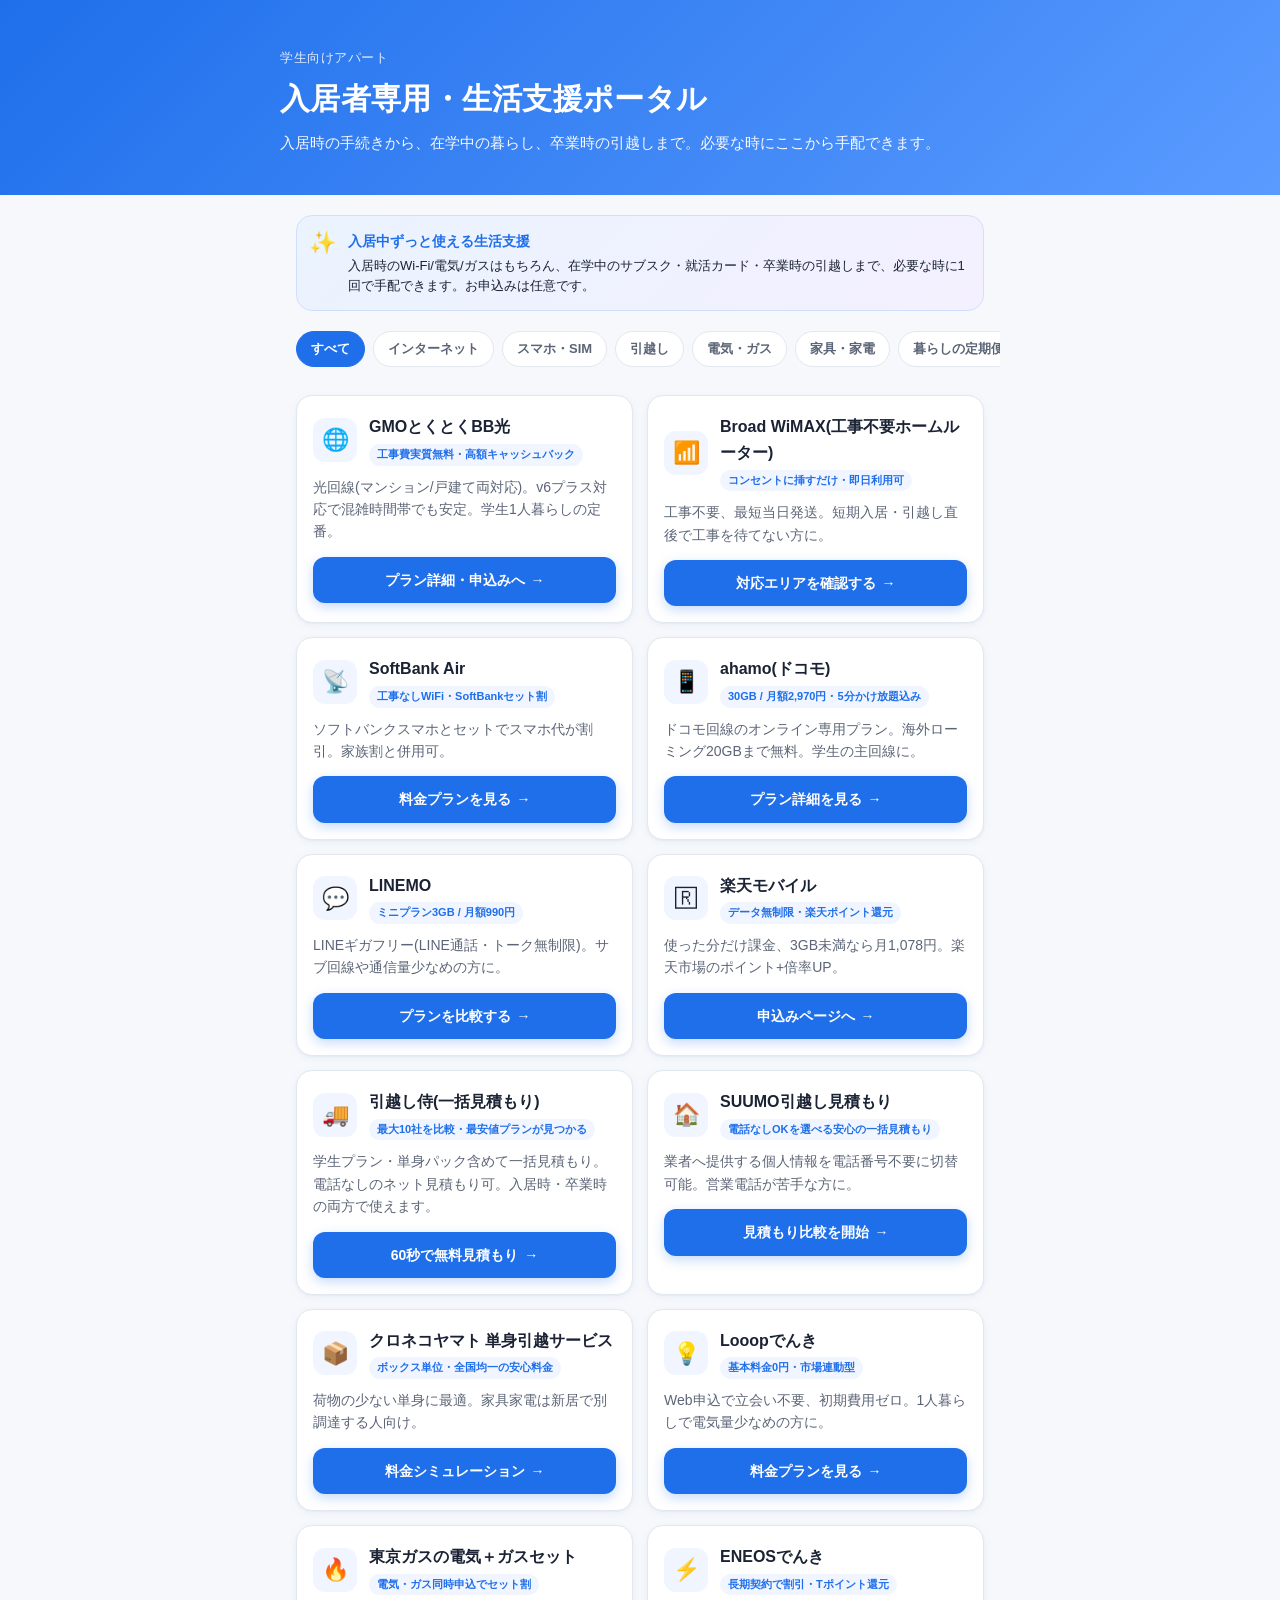
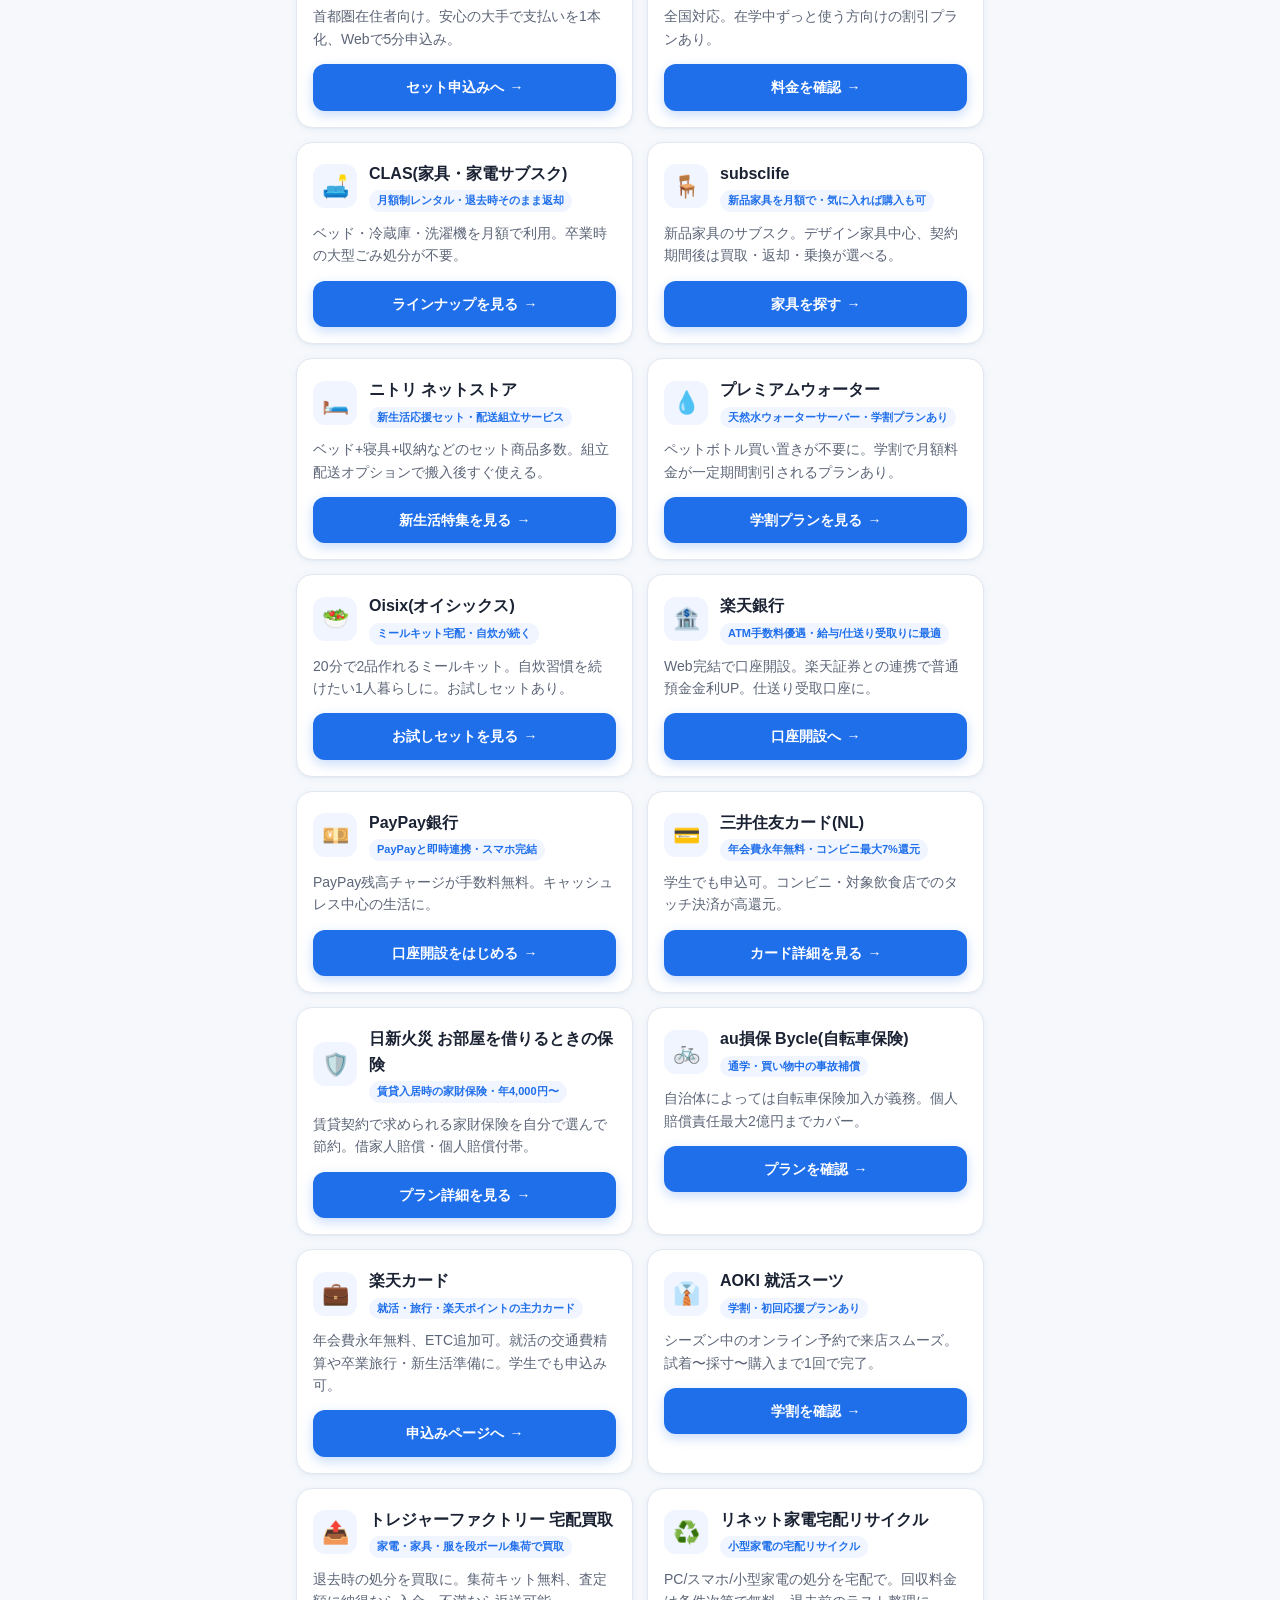
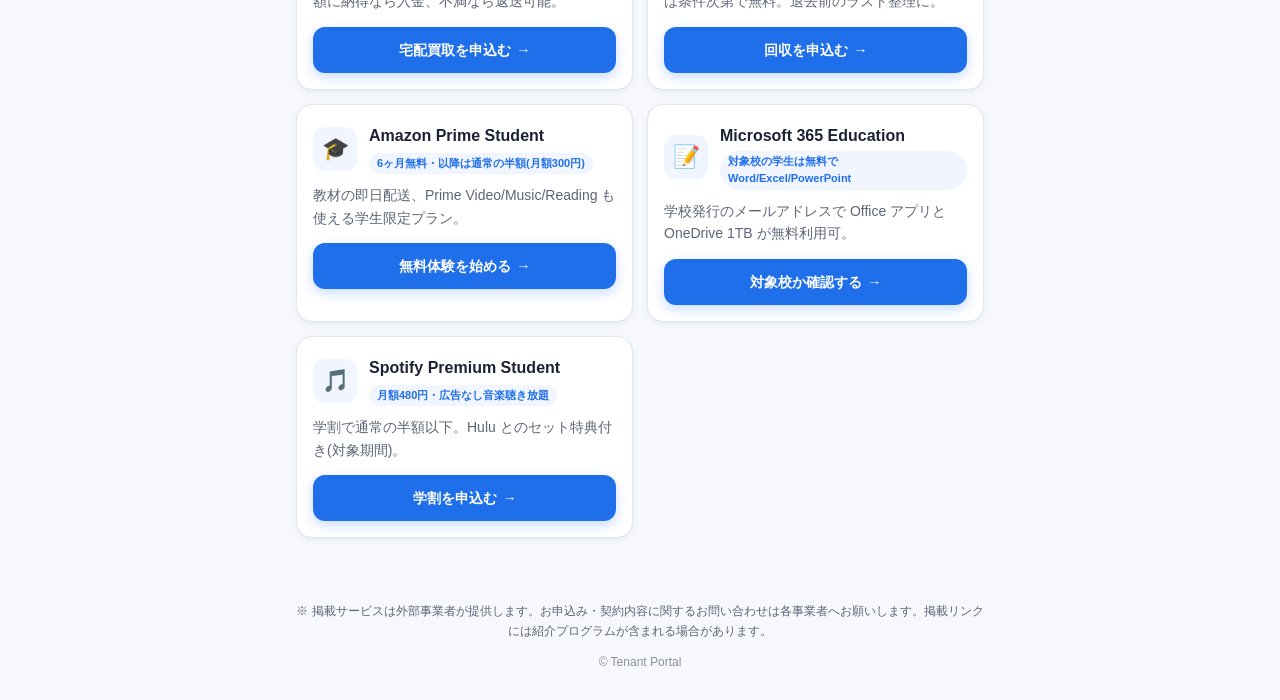
<file: index.html>
<!DOCTYPE html>
<html lang="ja">
<head>
  <meta charset="UTF-8" />
  <meta name="viewport" content="width=device-width, initial-scale=1.0, viewport-fit=cover" />
  <meta name="theme-color" content="#1f6feb" />
  <meta name="description" content="入居者向け 新生活セットアップ・ポータル" />
  <title>新生活セットアップ・ポータル</title>
  <link rel="stylesheet" href="style.css" />
</head>
<body>
  <header class="hero">
    <div class="hero__inner">
      <p class="hero__eyebrow" id="propertyName">学生向けアパート</p>
      <h1 class="hero__title" id="portalTitle">新生活セットアップ・ポータル</h1>
      <p class="hero__subtitle" id="portalSubtitle">入居おめでとうございます。新生活に必要な手続きを、ここから一度で済ませましょう。</p>
    </div>
  </header>

  <main class="container">
    <aside class="optin" id="optInBanner" hidden>
      <div class="optin__icon" aria-hidden="true">✨</div>
      <div class="optin__body">
        <p class="optin__title">新生活インフラ開通サポート</p>
        <p class="optin__message">このページからまとめて手配すれば、入居日からすぐにWi-Fiが使えて、手続きも1回で完了します。</p>
      </div>
    </aside>

    <nav class="tabs" id="categoryTabs" aria-label="カテゴリー"></nav>

    <section class="cards" id="serviceCards" aria-live="polite"></section>

    <div class="empty" id="emptyState" hidden>
      <p>該当するサービスがありません。</p>
    </div>
  </main>

  <footer class="footer">
    <p id="footerNote"></p>
    <p class="footer__meta">© Tenant Portal</p>
  </footer>

  <script src="app.js"></script>
</body>
</html>
</file>
<file: style.css>
:root {
  --color-bg: #f6f8fb;
  --color-surface: #ffffff;
  --color-text: #1a2233;
  --color-muted: #5c6577;
  --color-primary: #1f6feb;
  --color-primary-hover: #1a5fd0;
  --color-border: #e3e7ef;
  --color-accent: #f0f5ff;
  --radius-lg: 16px;
  --radius-md: 12px;
  --radius-sm: 8px;
  --shadow-card: 0 2px 8px rgba(31, 111, 235, 0.06), 0 1px 2px rgba(0, 0, 0, 0.04);
  --shadow-cta: 0 4px 12px rgba(31, 111, 235, 0.25);
  --font-base: -apple-system, BlinkMacSystemFont, "Segoe UI", "Hiragino Sans", "Yu Gothic UI", "Meiryo", sans-serif;
}

* { box-sizing: border-box; }
html, body { margin: 0; padding: 0; }
body {
  font-family: var(--font-base);
  background: var(--color-bg);
  color: var(--color-text);
  line-height: 1.6;
  -webkit-font-smoothing: antialiased;
  -webkit-tap-highlight-color: transparent;
}

a { color: inherit; }

.hero {
  background: linear-gradient(135deg, #1f6feb 0%, #5a9bff 100%);
  color: #fff;
  padding: 32px 20px 28px;
  padding-top: calc(32px + env(safe-area-inset-top));
}
.hero__inner { max-width: 720px; margin: 0 auto; }
.hero__eyebrow {
  margin: 0 0 6px;
  font-size: 13px;
  opacity: 0.85;
  letter-spacing: 0.04em;
}
.hero__title {
  margin: 0 0 8px;
  font-size: 24px;
  font-weight: 700;
  letter-spacing: 0.01em;
}
.hero__subtitle {
  margin: 0;
  font-size: 14px;
  opacity: 0.95;
}

.container {
  max-width: 720px;
  margin: 0 auto;
  padding: 20px 16px 32px;
}

.optin {
  display: flex;
  gap: 12px;
  align-items: flex-start;
  background: linear-gradient(135deg, #eaf3ff 0%, #f4f0ff 100%);
  border: 1px solid #cfe0ff;
  border-radius: var(--radius-lg);
  padding: 14px 14px 14px 12px;
  margin: 0 0 16px;
}
.optin__icon {
  font-size: 22px;
  line-height: 1;
  padding-top: 2px;
}
.optin__body { flex: 1; }
.optin__title {
  margin: 0 0 4px;
  font-size: 14px;
  font-weight: 700;
  color: var(--color-primary);
}
.optin__message {
  margin: 0;
  font-size: 13px;
  color: var(--color-text);
  line-height: 1.55;
}

.tabs {
  display: flex;
  gap: 8px;
  overflow-x: auto;
  padding: 4px 0 12px;
  margin: 0 -16px 16px;
  padding-left: 16px;
  padding-right: 16px;
  scrollbar-width: none;
}
.tabs::-webkit-scrollbar { display: none; }
.tab {
  flex: 0 0 auto;
  padding: 8px 14px;
  font-size: 13px;
  font-weight: 600;
  background: var(--color-surface);
  color: var(--color-muted);
  border: 1px solid var(--color-border);
  border-radius: 999px;
  cursor: pointer;
  transition: all 0.15s ease;
}
.tab:hover { color: var(--color-primary); }
.tab[aria-pressed="true"] {
  background: var(--color-primary);
  color: #fff;
  border-color: var(--color-primary);
}

.cards {
  display: grid;
  grid-template-columns: 1fr;
  gap: 14px;
}

.card {
  background: var(--color-surface);
  border: 1px solid var(--color-border);
  border-radius: var(--radius-lg);
  padding: 18px 16px 16px;
  box-shadow: var(--shadow-card);
  display: flex;
  flex-direction: column;
  gap: 10px;
}
.card__head {
  display: flex;
  align-items: center;
  gap: 12px;
}
.card__icon {
  width: 44px;
  height: 44px;
  background: var(--color-accent);
  border-radius: var(--radius-md);
  display: grid;
  place-items: center;
  font-size: 22px;
  flex: 0 0 auto;
}
.card__title {
  margin: 0;
  font-size: 16px;
  font-weight: 700;
}
.card__tag {
  display: inline-block;
  margin-top: 2px;
  font-size: 11px;
  font-weight: 600;
  color: var(--color-primary);
  background: var(--color-accent);
  padding: 2px 8px;
  border-radius: 999px;
}
.card__desc {
  margin: 0;
  font-size: 14px;
  color: var(--color-muted);
}
.card__cta {
  margin-top: 4px;
  display: flex;
  align-items: center;
  justify-content: center;
  gap: 6px;
  background: var(--color-primary);
  color: #fff;
  text-decoration: none;
  font-weight: 600;
  font-size: 14px;
  padding: 12px 16px;
  border-radius: var(--radius-md);
  box-shadow: var(--shadow-cta);
  transition: background 0.15s ease, transform 0.05s ease;
}
.card__cta:hover { background: var(--color-primary-hover); }
.card__cta:active { transform: scale(0.98); }
.card__cta::after { content: " →"; }

.empty {
  text-align: center;
  color: var(--color-muted);
  padding: 32px 0;
}

.footer {
  max-width: 720px;
  margin: 0 auto;
  padding: 20px 16px calc(28px + env(safe-area-inset-bottom));
  font-size: 12px;
  color: var(--color-muted);
  text-align: center;
}
.footer__meta { margin: 8px 0 0; opacity: 0.7; }

@media (min-width: 640px) {
  .hero { padding: 48px 24px 40px; }
  .hero__title { font-size: 30px; }
  .hero__subtitle { font-size: 15px; }
  .cards { grid-template-columns: 1fr 1fr; }
}
</file>
